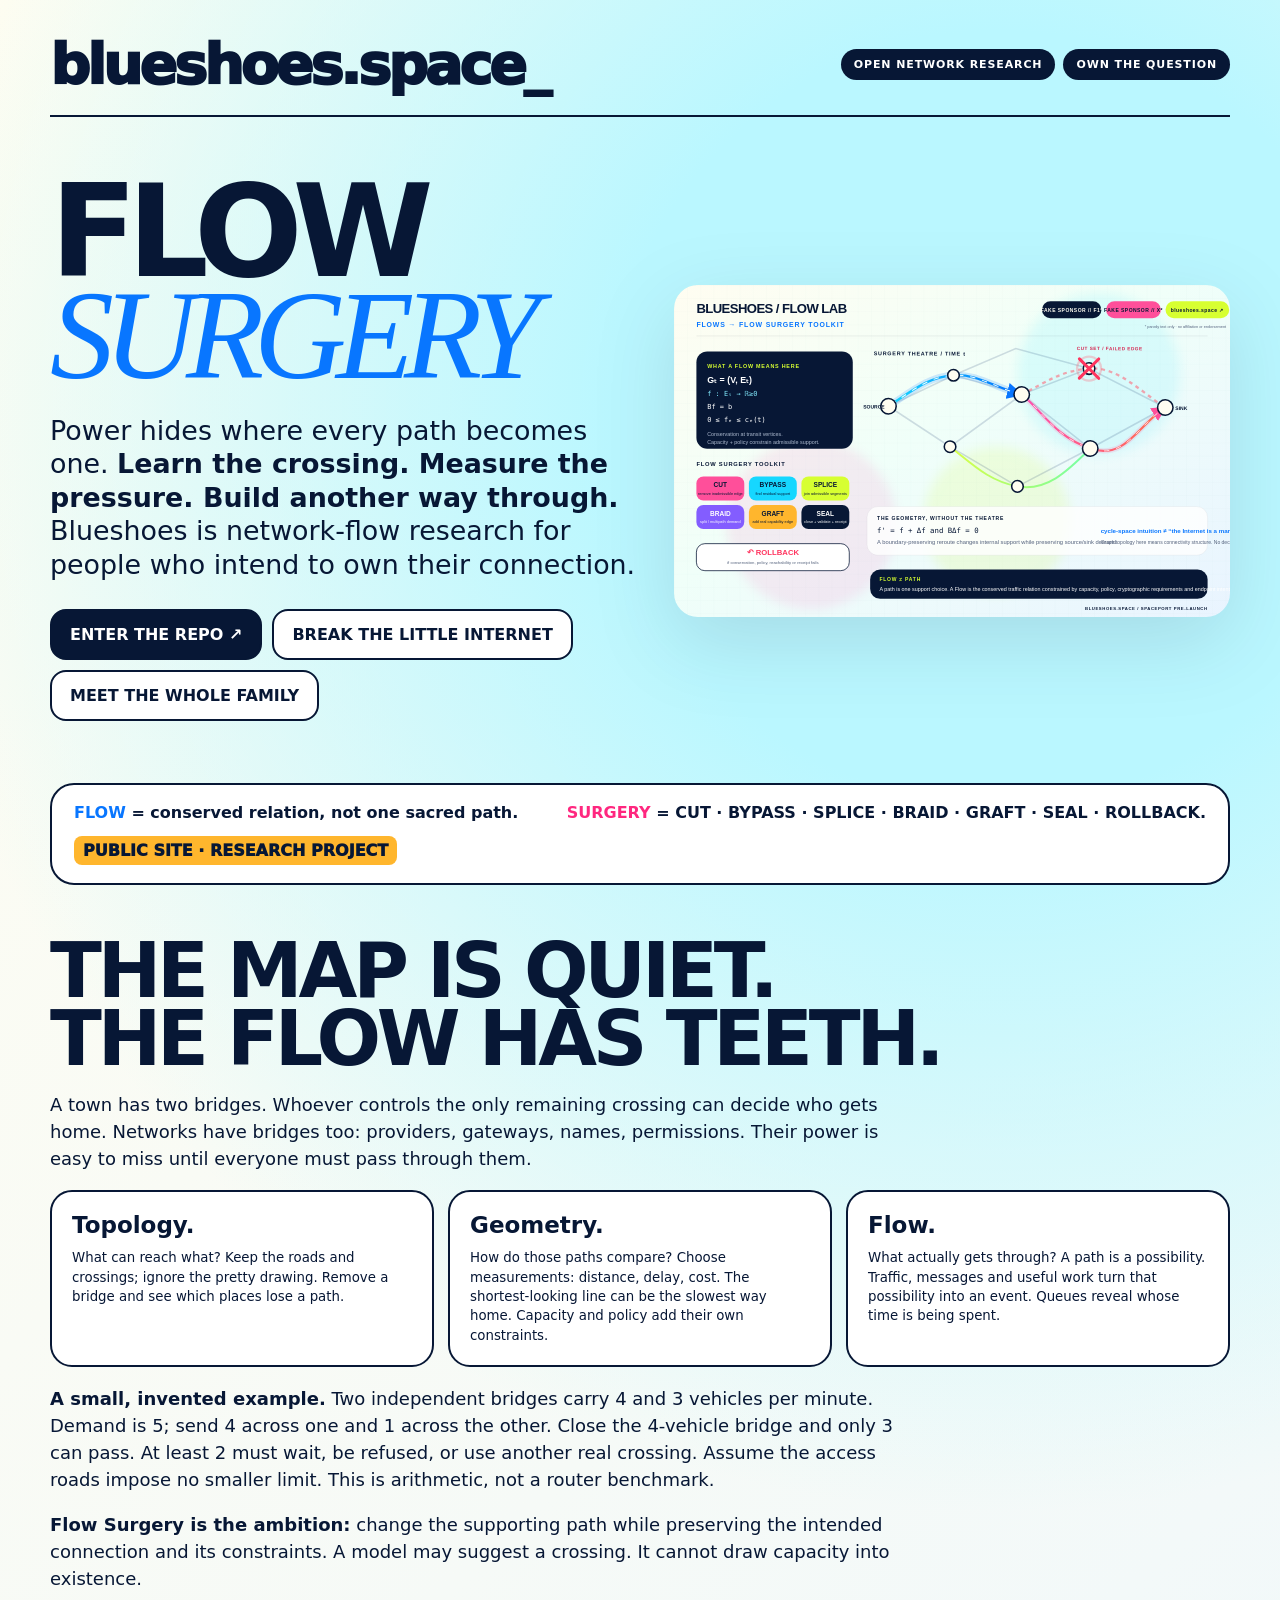
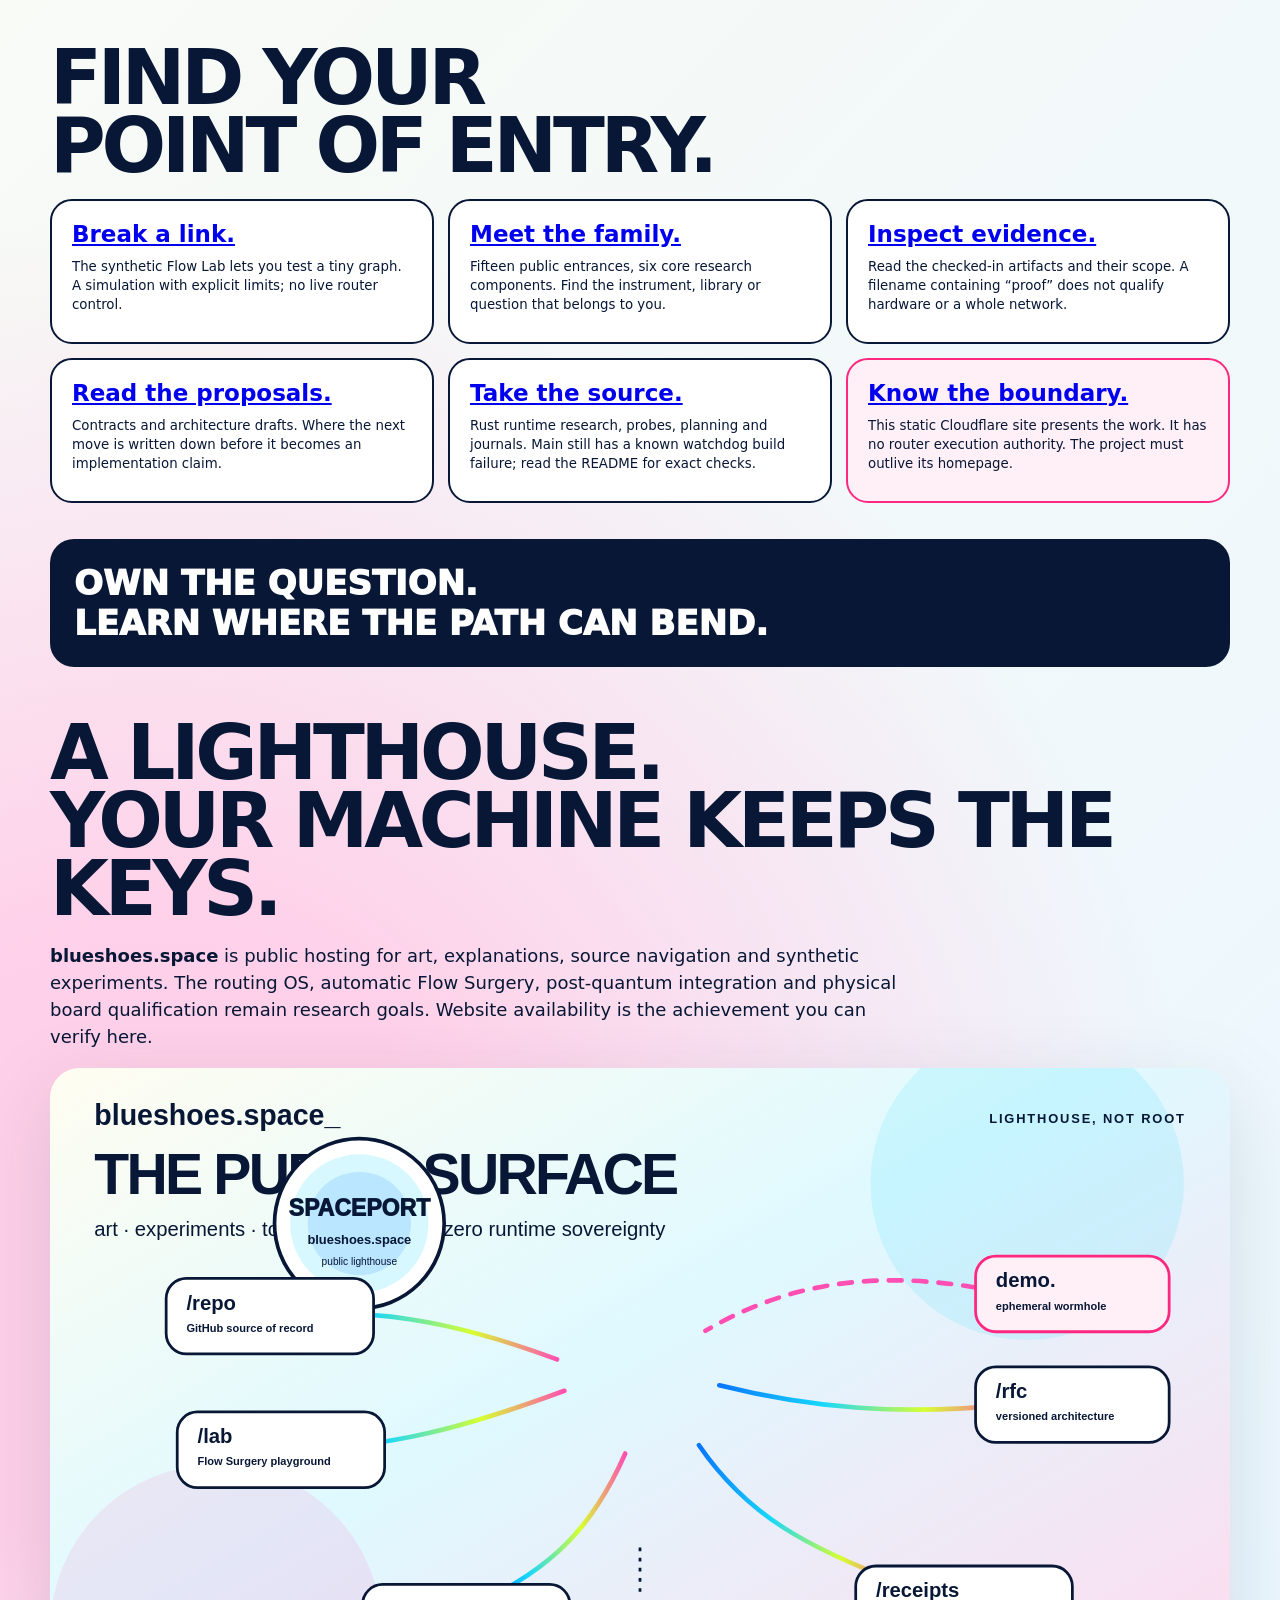
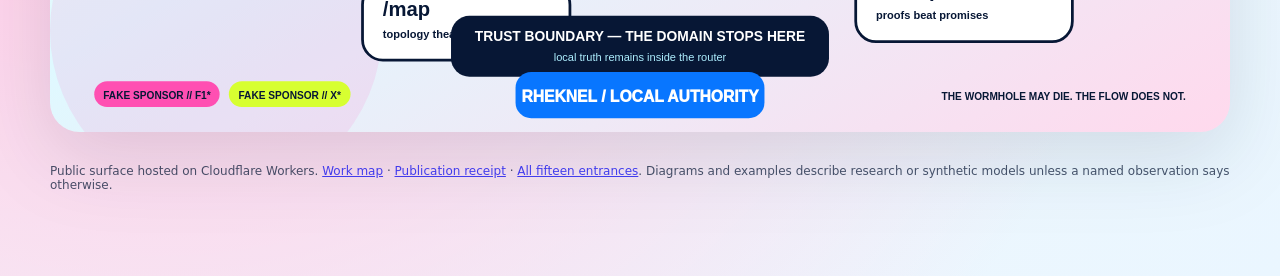
<file: docs/index.html>
<!doctype html>
<html lang="en">
<head>
<meta charset="utf-8" />
<meta name="viewport" content="width=device-width,initial-scale=1" />
<title>blueshoes.space — Flow Surgery Spaceport</title>
<meta name="description" content="Blueshoes.space: public lighthouse for Flow Surgery, topology experiments and receipts. Post-OpenWrt, post-VPN, post-DPI, post-quantum routing research." />
<style>
:root{--ink:#071735;--paper:#fffdf1;--cyan:#16d7ff;--blue:#0876ff;--pink:#ff4fb2;--lime:#d7ff31;--orange:#ffb62d;--violet:#835dff}
*{box-sizing:border-box}html{scroll-behavior:smooth}body{margin:0;background:radial-gradient(circle at 78% 12%,#baf7ff 0 12%,transparent 34%),radial-gradient(circle at 12% 82%,#ffd0e9 0 10%,transparent 34%),linear-gradient(135deg,var(--paper),#eaf6ff);color:var(--ink);font-family:Inter,ui-sans-serif,system-ui,-apple-system,BlinkMacSystemFont,"Segoe UI",sans-serif;min-height:100vh}
main{width:min(1180px,calc(100% - 32px));margin:auto;padding:32px 0 72px}.rail{display:flex;gap:10px;flex-wrap:wrap;align-items:center;justify-content:space-between;border-bottom:2px solid var(--ink);padding-bottom:18px}.brand{font-weight:950;font-size:clamp(28px,5vw,56px);letter-spacing:-.06em}.chips{display:flex;gap:8px;flex-wrap:wrap}.chip{padding:9px 13px;border-radius:999px;font-size:11px;font-weight:900;letter-spacing:.08em;background:var(--ink);color:#fff}.chip.f1{background:var(--pink);color:var(--ink)}.chip.x{background:var(--lime);color:var(--ink)}
.hero{padding:64px 0 28px;display:grid;grid-template-columns:1.03fr .97fr;gap:34px;align-items:center}.hero h1{font-size:clamp(54px,10vw,132px);line-height:.8;letter-spacing:-.08em;margin:0}.hero h1 em{font-family:Georgia,serif;font-weight:400;color:var(--blue)}.hero p{font-size:clamp(18px,2.1vw,27px);line-height:1.25;max-width:720px}.hero img,.map img{width:100%;filter:drop-shadow(0 24px 40px rgba(7,23,53,.12));border-radius:24px}
.actions{display:flex;gap:10px;flex-wrap:wrap;margin-top:24px}.btn{display:inline-block;padding:14px 18px;border:2px solid var(--ink);border-radius:16px;text-decoration:none;color:var(--ink);font-weight:900;background:#fff}.btn.primary{background:var(--ink);color:#fff}.btn:hover{transform:translateY(-2px)}
.band{margin-top:34px;padding:18px 22px;border:2px solid var(--ink);border-radius:24px;background:#fff;display:flex;gap:14px;flex-wrap:wrap;justify-content:space-between;font-weight:800}.flow{color:var(--blue)}.surgery{color:#ff277f}.status{display:inline-block;background:var(--orange);padding:5px 9px;border-radius:8px;font-weight:950}
.map{margin-top:52px}.map h2,.surfaces h2{font-size:clamp(34px,6vw,76px);letter-spacing:-.055em;line-height:.9;margin:0 0 18px}.map p,.surfaces p{font-size:18px;line-height:1.5;max-width:850px}.surfaces{margin-top:52px}.grid{display:grid;grid-template-columns:repeat(3,1fr);gap:14px}.card{background:#fff;border:2px solid var(--ink);border-radius:22px;padding:20px;min-height:145px}.card b{font-size:23px}.card small{display:block;margin-top:10px;line-height:1.45}.worm{background:#fff0f7;border-color:#ff277f}.rule{margin-top:36px;padding:24px;border-radius:24px;background:var(--ink);color:#fff;font-size:clamp(20px,3vw,34px);font-weight:950}.fine{margin-top:28px;font-size:12px;opacity:.72}
@media(max-width:820px){.hero{grid-template-columns:1fr}.hero img{order:-1}.rail{align-items:flex-start}.grid{grid-template-columns:1fr}}
@media(prefers-reduced-motion:no-preference){.hero img{animation:float 6s ease-in-out infinite}@keyframes float{50%{transform:translateY(-10px) rotate(.2deg)}}}
</style>
</head>
<body>
<main>
  <div class="rail">
    <div class="brand">blueshoes.space_</div>
    <div class="chips"><span class="chip">OPEN NETWORK RESEARCH</span><span class="chip">OWN THE QUESTION</span></div>
  </div>

  <section class="hero">
    <div>
      <h1>FLOW<br/><em>SURGERY</em></h1>
      <p>Power hides where every path becomes one. <strong>Learn the crossing. Measure the pressure. Build another way through.</strong> Blueshoes is network-flow research for people who intend to own their connection.</p>
      <div class="actions">
        <a class="btn primary" href="https://github.com/timelabs-npo/Blueshoes">ENTER THE REPO ↗</a>
        <a class="btn" href="readme/playground.html">BREAK THE LITTLE INTERNET</a>
        <a class="btn" href="/rhea/">MEET THE WHOLE FAMILY</a>
      </div>
    </div>
    <img src="readme/assets/flow-surgery.svg" alt="Bright Blueshoes Flow Surgery topology plate" />
  </section>

  <div class="band"><span><span class="flow">FLOW</span> = conserved relation, not one sacred path.</span><span><span class="surgery">SURGERY</span> = CUT · BYPASS · SPLICE · BRAID · GRAFT · SEAL · ROLLBACK.</span><span class="status">PUBLIC SITE · RESEARCH PROJECT</span></div>

  <section class="map" id="learn">
    <h2>THE MAP IS QUIET.<br/>THE FLOW HAS TEETH.</h2>
    <p>A town has two bridges. Whoever controls the only remaining crossing can decide who gets home. Networks have bridges too: providers, gateways, names, permissions. Their power is easy to miss until everyone must pass through them.</p>
    <div class="grid">
      <article class="card"><b>Topology.</b><small>What can reach what? Keep the roads and crossings; ignore the pretty drawing. Remove a bridge and see which places lose a path.</small></article>
      <article class="card"><b>Geometry.</b><small>How do those paths compare? Choose measurements: distance, delay, cost. The shortest-looking line can be the slowest way home. Capacity and policy add their own constraints.</small></article>
      <article class="card"><b>Flow.</b><small>What actually gets through? A path is a possibility. Traffic, messages and useful work turn that possibility into an event. Queues reveal whose time is being spent.</small></article>
    </div>
    <p><strong>A small, invented example.</strong> Two independent bridges carry 4 and 3 vehicles per minute. Demand is 5; send 4 across one and 1 across the other. Close the 4-vehicle bridge and only 3 can pass. At least 2 must wait, be refused, or use another real crossing. Assume the access roads impose no smaller limit. This is arithmetic, not a router benchmark.</p>
    <p><strong>Flow Surgery is the ambition:</strong> change the supporting path while preserving the intended connection and its constraints. A model may suggest a crossing. It cannot draw capacity into existence.</p>
  </section>

  <section class="surfaces">
    <h2>FIND YOUR<br/>POINT OF ENTRY.</h2>
    <div class="grid">
      <article class="card"><b><a href="readme/playground.html">Break a link.</a></b><small>The synthetic Flow Lab lets you test a tiny graph. A simulation with explicit limits; no live router control.</small></article>
      <article class="card"><b><a href="/rhea/">Meet the family.</a></b><small>Fifteen public entrances, six core research components. Find the instrument, library or question that belongs to you.</small></article>
      <article class="card"><b><a href="https://github.com/timelabs-npo/Blueshoes/tree/main/artifacts/devship/">Inspect evidence.</a></b><small>Read the checked-in artifacts and their scope. A filename containing “proof” does not qualify hardware or a whole network.</small></article>
      <article class="card"><b><a href="https://github.com/timelabs-npo/Blueshoes/tree/main/docs/rfcs/">Read the proposals.</a></b><small>Contracts and architecture drafts. Where the next move is written down before it becomes an implementation claim.</small></article>
      <article class="card"><b><a href="https://github.com/timelabs-npo/Blueshoes">Take the source.</a></b><small>Rust runtime research, probes, planning and journals. Main still has a known watchdog build failure; read the README for exact checks.</small></article>
      <article class="card worm"><b><a href="DOMAIN_PLAYBOOK.md">Know the boundary.</a></b><small>This static Cloudflare site presents the work. It has no router execution authority. The project must outlive its homepage.</small></article>
    </div>
    <div class="rule">OWN THE QUESTION.<br/>LEARN WHERE THE PATH CAN BEND.</div>
  </section>

  <section class="map">
    <h2>A LIGHTHOUSE.<br/>YOUR MACHINE KEEPS THE KEYS.</h2>
    <p><strong>blueshoes.space</strong> is public hosting for art, explanations, source navigation and synthetic experiments. The routing OS, automatic Flow Surgery, post-quantum integration and physical board qualification remain research goals. Website availability is the achievement you can verify here.</p>
    <img src="readme/assets/spaceport-map.svg" alt="Conceptual public surfaces and a separate local authority boundary; not a live network map" />
  </section>
  <p class="fine">Public surface hosted on Cloudflare Workers. <a href="https://github.com/timelabs-npo/.github/blob/main/docs/FACADE_WORK_MAP.md">Work map</a> · <a href="https://github.com/timelabs-npo/.github/blob/main/docs/FACADE_RECEIPT.md">Publication receipt</a> · <a href="/rhea/">All fifteen entrances</a>. Diagrams and examples describe research or synthetic models unless a named observation says otherwise.</p>
</main>
</body>
</html>
</file>
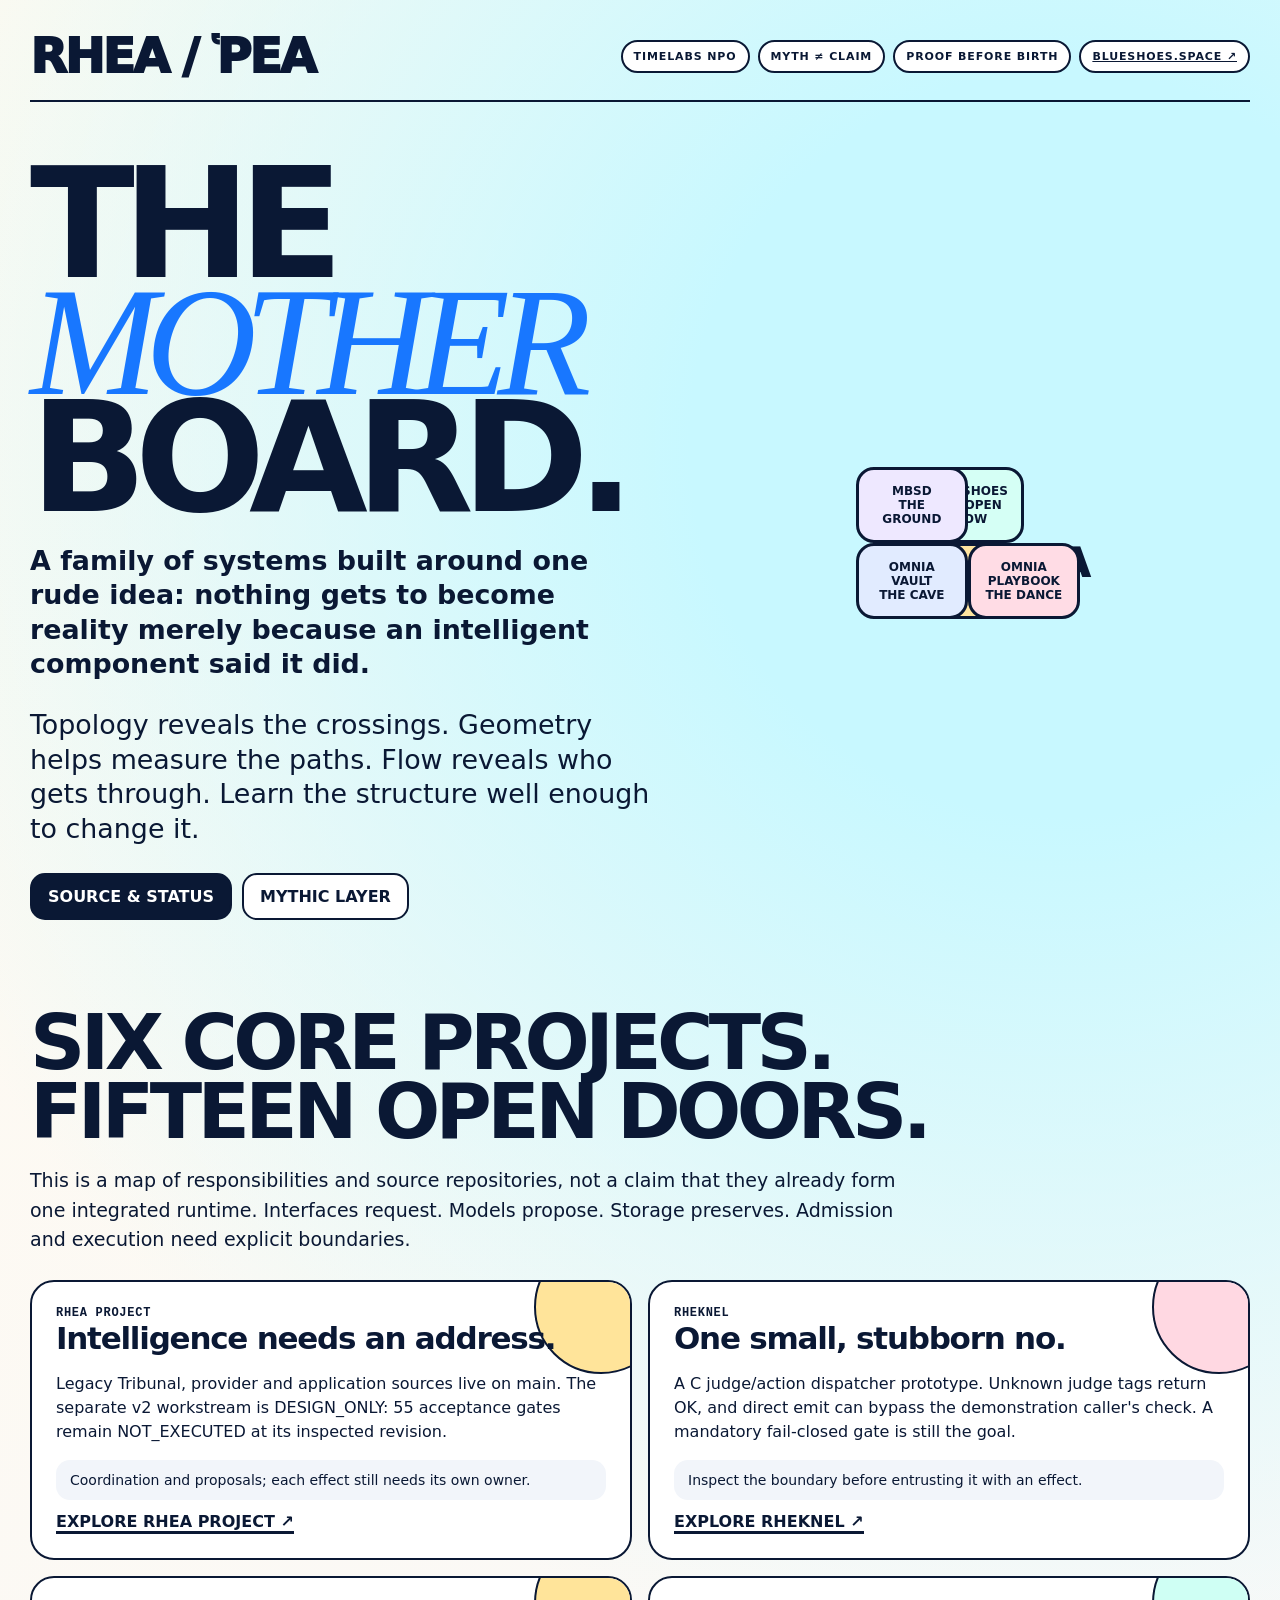
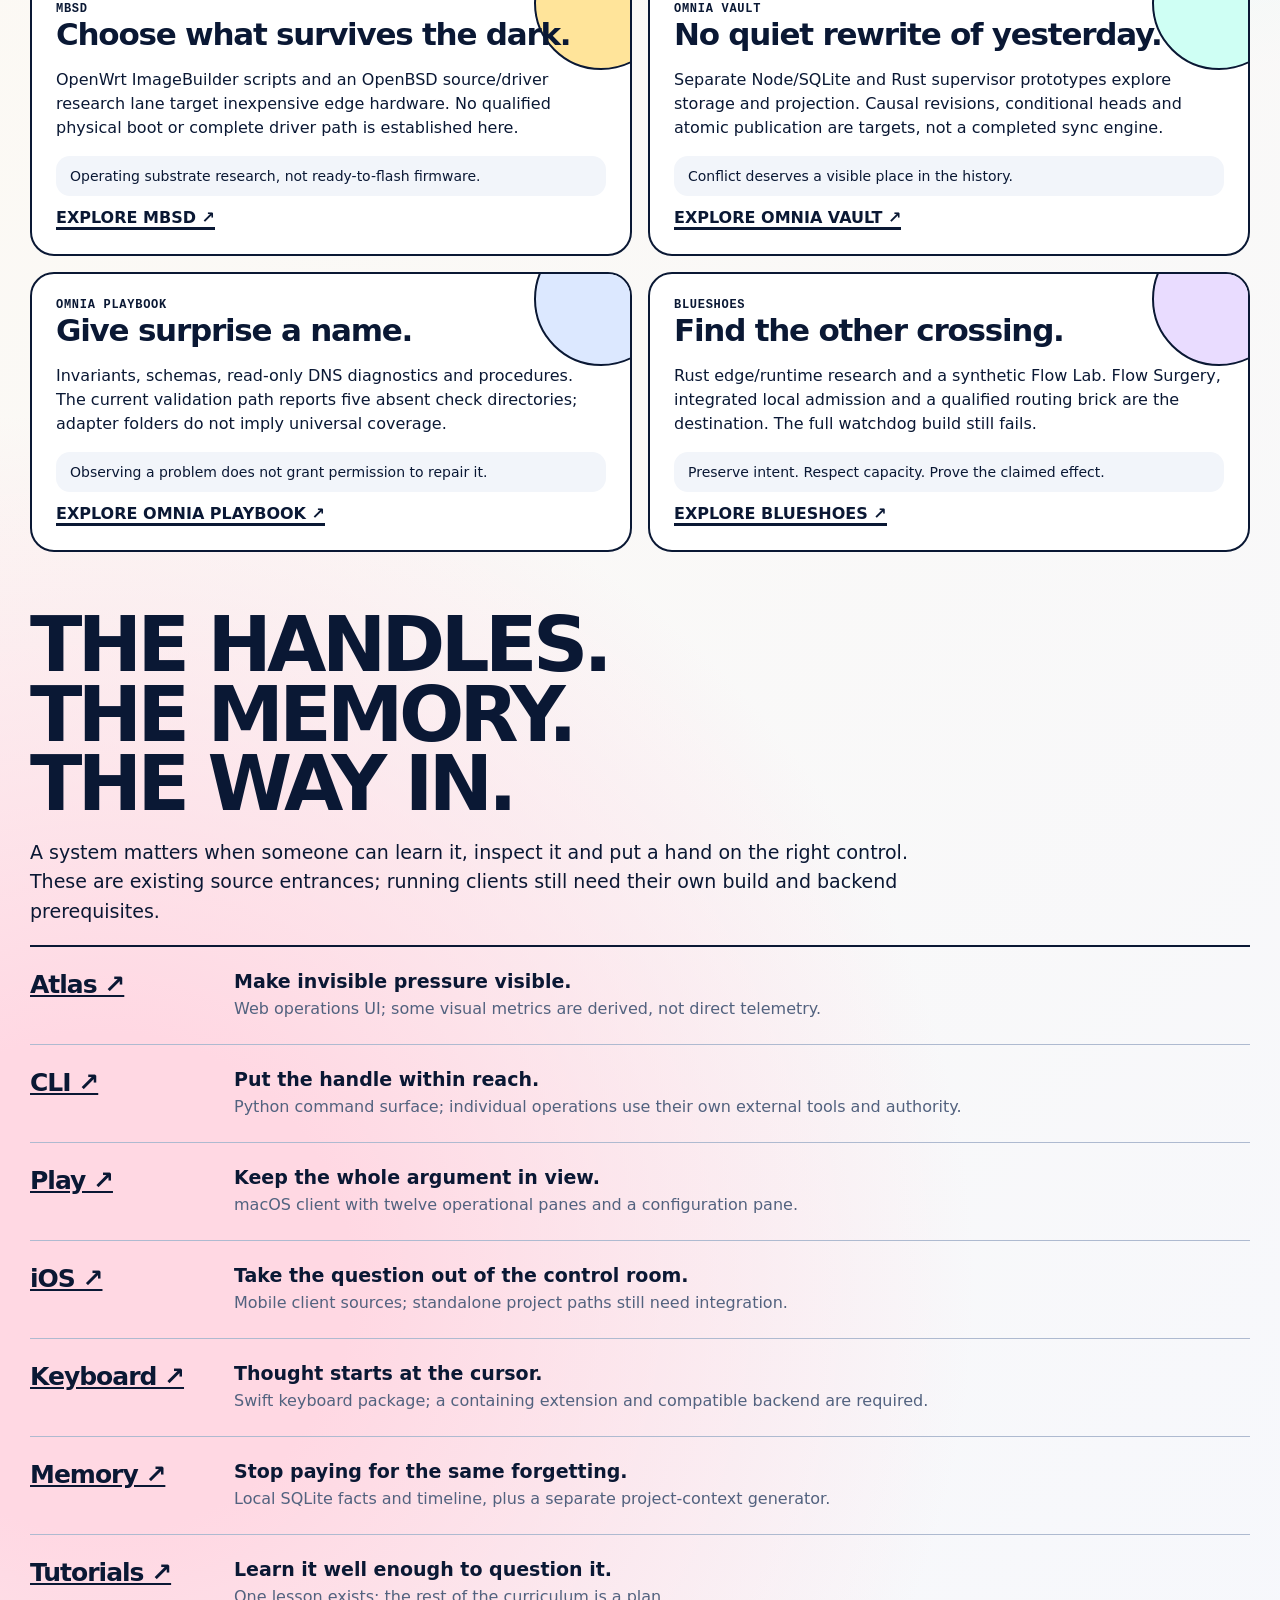
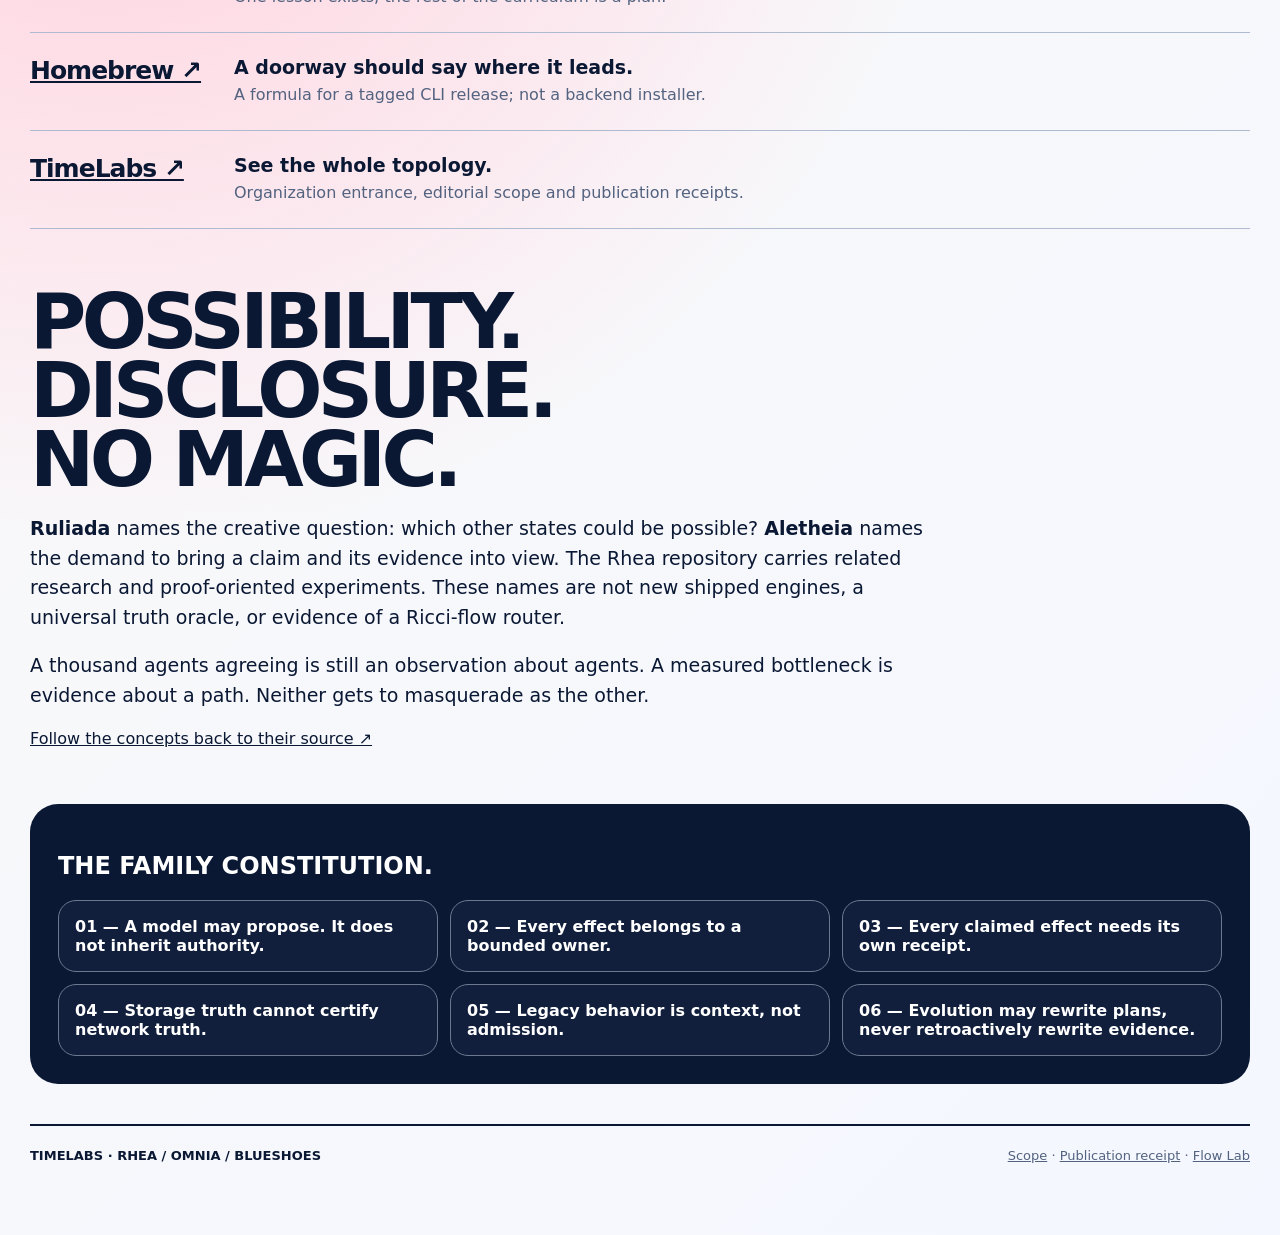
<file: docs/rhea/index.html>
<!doctype html>
<html lang="en">
<head>
<meta charset="utf-8" />
<meta name="viewport" content="width=device-width,initial-scale=1" />
<title>RHEA / ῬΕΑ — Timelabs Architecture Pantheon</title>
<meta name="description" content="Fifteen entrances to the Rhea, Omnia and Blueshoes family. Topology, geometry and flows explained through real component roles and visible research boundaries." />
<style>
:root{--ink:#0a1834;--paper:#fffaf0;--blue:#1877ff;--cyan:#19d4d1;--coral:#ff5269;--gold:#ffe56b;--violet:#7f67ff;--muted:#52627f}*{box-sizing:border-box}html{scroll-behavior:smooth}body{margin:0;color:var(--ink);font-family:Inter,ui-sans-serif,system-ui,-apple-system,BlinkMacSystemFont,"Segoe UI",sans-serif;background:radial-gradient(circle at 83% 10%,#c8f8ff 0 9%,transparent 30%),radial-gradient(circle at 8% 65%,#ffd8e3 0 8%,transparent 28%),linear-gradient(135deg,var(--paper),#f4f7ff);min-height:100vh}a{color:inherit}.wrap{width:min(1220px,calc(100% - 30px));margin:auto;padding:28px 0 72px}.rail{display:flex;align-items:center;justify-content:space-between;gap:18px;flex-wrap:wrap;border-bottom:2px solid var(--ink);padding-bottom:16px}.brand{font-weight:950;letter-spacing:-.05em;font-size:clamp(28px,4vw,48px)}.chips{display:flex;gap:8px;flex-wrap:wrap}.chip{font-size:11px;font-weight:900;letter-spacing:.08em;padding:8px 11px;border:2px solid var(--ink);border-radius:999px;background:#fff}.hero{display:grid;grid-template-columns:1.05fr .95fr;gap:32px;align-items:center;padding:64px 0 30px}.hero h1{margin:0;font-size:clamp(68px,12vw,154px);line-height:.76;letter-spacing:-.08em}.hero h1 em{font-family:Georgia,serif;font-weight:400;color:var(--blue)}.hero p{font-size:clamp(18px,2.1vw,27px);line-height:1.28;max-width:760px}.thesis{font-weight:850}.controls{display:flex;gap:10px;flex-wrap:wrap;margin-top:24px}.controls button{appearance:none;border:2px solid var(--ink);background:#fff;color:var(--ink);font:inherit;font-weight:900;border-radius:15px;padding:12px 16px;cursor:pointer}.controls button[aria-pressed="true"]{background:var(--ink);color:#fff}.orbit{position:relative;aspect-ratio:1;max-width:520px;margin:auto}.ring{position:absolute;inset:7%;border:3px solid var(--ink);border-radius:50%}.ring.r2{inset:20%;border-color:var(--blue);border-width:15px;border-style:dashed;opacity:.9}.core{position:absolute;inset:34%;border-radius:50%;background:var(--gold);border:4px solid var(--ink);display:grid;place-items:center;text-align:center;font-weight:950;font-size:clamp(24px,3vw,42px);line-height:.9}.core small{font-size:14px;line-height:1.1}.node{position:absolute;width:112px;min-height:76px;border:3px solid var(--ink);border-radius:18px;background:#fff;padding:10px;text-align:center;font-size:12px;font-weight:900;display:grid;place-items:center}.n1{top:0;left:50%;transform:translateX(-50%);background:#ffe5a0}.n2{right:0;top:38%;background:#e1ebff}.n3{bottom:1%;left:50%;transform:translateX(-50%);background:#d5fff5}.n4{left:0;top:38%;background:#ffdce5}.n5{right:8%;bottom:12%;background:#eee8ff}.section{margin-top:58px}.section h2{font-size:clamp(38px,6vw,78px);letter-spacing:-.06em;line-height:.9;margin:0 0 20px}.lede{max-width:900px;font-size:19px;line-height:1.55}.grid{display:grid;grid-template-columns:repeat(2,1fr);gap:16px;margin-top:26px}.card{position:relative;border:2px solid var(--ink);border-radius:24px;background:#fff;padding:24px;min-height:280px;overflow:hidden}.card:before{content:"";position:absolute;width:130px;height:130px;border-radius:50%;right:-38px;top:-42px;background:var(--tone,#e9f0ff);border:2px solid var(--ink)}.card h3{font-size:31px;letter-spacing:-.04em;margin:0 0 8px;position:relative}.card .sig{font-family:ui-monospace,SFMono-Regular,Menlo,monospace;font-size:12px;font-weight:900;letter-spacing:.06em}.card p{line-height:1.5;position:relative}.card .truth{padding:12px 14px;border-radius:14px;background:#f2f5fa;font-size:14px}.card a.go{display:inline-block;margin-top:12px;font-weight:900;text-decoration:none;border-bottom:3px solid var(--ink)}.myth,.engineering{transition:opacity .2s ease}.mode-engineering .myth{display:none}.mode-myth .engineering{display:none}.constitution{margin-top:56px;border-radius:28px;background:var(--ink);color:#fff;padding:28px}.constitution h2{color:#fff}.rules{display:grid;grid-template-columns:repeat(3,1fr);gap:12px}.rule{border:1px solid #6d7890;border-radius:18px;padding:16px;background:#111f3d;font-weight:800}.door-list{border-top:2px solid var(--ink)}.door{display:grid;grid-template-columns:180px 1fr;gap:24px;padding:23px 0;border-bottom:1px solid #aebad0}.door h3{font-size:25px;margin:0;letter-spacing:-.04em}.door p{margin:5px 0 0;line-height:1.5;color:var(--muted)}.door strong{font-size:19px}.foot{margin-top:40px;border-top:2px solid var(--ink);padding-top:22px;display:flex;justify-content:space-between;gap:18px;flex-wrap:wrap;font-size:13px}.tiny{color:var(--muted)}@media(max-width:820px){.hero,.grid,.door{grid-template-columns:1fr}.door{gap:8px}.orbit{order:-1;width:min(100%,430px)}.rules{grid-template-columns:1fr}.node{width:94px;font-size:10px}.hero{padding-top:38px}}@media(prefers-reduced-motion:no-preference){.r2{animation:spin 24s linear infinite}@keyframes spin{to{transform:rotate(360deg)}}}
</style>
</head>
<body>
<main class="wrap mode-engineering" id="app">
<header class="rail"><div class="brand">RHEA / ῬΕΑ</div><div class="chips"><span class="chip">TIMELABS NPO</span><span class="chip">MYTH ≠ CLAIM</span><span class="chip">PROOF BEFORE BIRTH</span><a class="chip" href="/">BLUESHOES.SPACE ↗</a></div></header>
<section class="hero"><div><h1>THE<br><em>MOTHER</em><br>BOARD.</h1><p class="thesis">A family of systems built around one rude idea: <strong>nothing gets to become reality merely because an intelligent component said it did.</strong></p><p>Topology reveals the crossings. Geometry helps measure the paths. Flow reveals who gets through. Learn the structure well enough to change it.</p><div class="controls" role="group" aria-label="View mode"><button type="button" data-mode="engineering" aria-pressed="true">SOURCE & STATUS</button><button type="button" data-mode="myth" aria-pressed="false">MYTHIC LAYER</button></div></div><div class="orbit" aria-label="Rhea architecture family diagram"><div class="ring"></div><div class="ring r2"></div><div class="core">RHEA<br><small>next state</small></div><div class="node n1">RHEKNEL<br>THE STONE</div><div class="node n2">OMNIA VAULT<br>THE CAVE</div><div class="node n3">BLUESHOES<br>THE OPEN FLOW</div><div class="node n4">OMNIA PLAYBOOK<br>THE DANCE</div><div class="node n5">MBSD<br>THE GROUND</div></div></section>
<section class="section" id="family"><h2>SIX CORE PROJECTS.<br>FIFTEEN OPEN DOORS.</h2><p class="lede engineering">This is a map of responsibilities and source repositories, not a claim that they already form one integrated runtime. Interfaces request. Models propose. Storage preserves. Admission and execution need explicit boundaries.</p><p class="lede myth">The myth is a memory palace. The engineering remains inspectable when the story changes. Switch views; the projects and source links stay put.</p><div class="grid">
<article class="card" style="--tone:#ffe49a"><div class="sig">RHEA PROJECT</div><h3>Intelligence needs an address.</h3><p class="engineering">Legacy Tribunal, provider and application sources live on main. The separate v2 workstream is DESIGN_ONLY: 55 acceptance gates remain NOT_EXECUTED at its inspected revision.</p><p class="myth">Rhea protects the next generation. Our metaphor: a future state must have an identity the present cannot quietly rewrite.</p><div class="truth engineering">Coordination and proposals; each effect still needs its own owner.</div><a class="go" href="https://github.com/timelabs-npo/rhea-project">EXPLORE RHEA PROJECT ↗</a></article>
<article class="card" style="--tone:#ffd8e2"><div class="sig">RHEKNEL</div><h3>One small, stubborn no.</h3><p class="engineering">A C judge/action dispatcher prototype. Unknown judge tags return OK, and direct emit can bypass the demonstration caller&#x27;s check. A mandatory fail-closed gate is still the goal.</p><p class="myth">The wrapped stone: a refusal that eloquence cannot dissolve. A research ambition, not a property granted by the name.</p><div class="truth engineering">Inspect the boundary before entrusting it with an effect.</div><a class="go" href="https://github.com/timelabs-npo/rheknel">EXPLORE RHEKNEL ↗</a></article>
<article class="card" style="--tone:#ffe49a"><div class="sig">MBSD</div><h3>Choose what survives the dark.</h3><p class="engineering">OpenWrt ImageBuilder scripts and an OpenBSD source/driver research lane target inexpensive edge hardware. No qualified physical boot or complete driver path is established here.</p><p class="myth">The ground beneath the myth. A graph can promise a path; silicon still has to carry the packet.</p><div class="truth engineering">Operating substrate research, not ready-to-flash firmware.</div><a class="go" href="https://github.com/timelabs-npo/mbsd">EXPLORE MBSD ↗</a></article>
<article class="card" style="--tone:#cffff4"><div class="sig">OMNIA VAULT</div><h3>No quiet rewrite of yesterday.</h3><p class="engineering">Separate Node/SQLite and Rust supervisor prototypes explore storage and projection. Causal revisions, conditional heads and atomic publication are targets, not a completed sync engine.</p><p class="myth">The cave protects what must survive. Identity and ancestry are the intended shelter, not somebody&#x27;s memory of “latest.”</p><div class="truth engineering">Conflict deserves a visible place in the history.</div><a class="go" href="https://github.com/timelabs-npo/omnia-vault">EXPLORE OMNIA VAULT ↗</a></article>
<article class="card" style="--tone:#dce8ff"><div class="sig">OMNIA PLAYBOOK</div><h3>Give surprise a name.</h3><p class="engineering">Invariants, schemas, read-only DNS diagnostics and procedures. The current validation path reports five absent check directories; adapter folders do not imply universal coverage.</p><p class="myth">The shield-dance: coordinated moves that preserve something precious under noise. Here the choreography is a checkable procedure.</p><div class="truth engineering">Observing a problem does not grant permission to repair it.</div><a class="go" href="https://github.com/timelabs-npo/omnia-playbook">EXPLORE OMNIA PLAYBOOK ↗</a></article>
<article class="card" style="--tone:#e9dcff"><div class="sig">BLUESHOES</div><h3>Find the other crossing.</h3><p class="engineering">Rust edge/runtime research and a synthetic Flow Lab. Flow Surgery, integrated local admission and a qualified routing brick are the destination. The full watchdog build still fails.</p><p class="myth">Leave the palace. If every road passes through one gatekeeper, the map itself deserves an argument.</p><div class="truth engineering">Preserve intent. Respect capacity. Prove the claimed effect.</div><a class="go" href="https://github.com/timelabs-npo/Blueshoes">EXPLORE BLUESHOES ↗</a></article>
</div></section>
<section class="section" id="surfaces"><h2>THE HANDLES.<br>THE MEMORY.<br>THE WAY IN.</h2><p class="lede">A system matters when someone can learn it, inspect it and put a hand on the right control. These are existing source entrances; running clients still need their own build and backend prerequisites.</p><div class="door-list">
<article class="door"><h3><a href="https://github.com/timelabs-npo/rhea-atlas">Atlas ↗</a></h3><div><strong>Make invisible pressure visible.</strong><p>Web operations UI; some visual metrics are derived, not direct telemetry.</p></div></article>
<article class="door"><h3><a href="https://github.com/timelabs-npo/rhea-cli">CLI ↗</a></h3><div><strong>Put the handle within reach.</strong><p>Python command surface; individual operations use their own external tools and authority.</p></div></article>
<article class="door"><h3><a href="https://github.com/timelabs-npo/rhea-play">Play ↗</a></h3><div><strong>Keep the whole argument in view.</strong><p>macOS client with twelve operational panes and a configuration pane.</p></div></article>
<article class="door"><h3><a href="https://github.com/timelabs-npo/rhea-ios">iOS ↗</a></h3><div><strong>Take the question out of the control room.</strong><p>Mobile client sources; standalone project paths still need integration.</p></div></article>
<article class="door"><h3><a href="https://github.com/timelabs-npo/rhea-keyboard">Keyboard ↗</a></h3><div><strong>Thought starts at the cursor.</strong><p>Swift keyboard package; a containing extension and compatible backend are required.</p></div></article>
<article class="door"><h3><a href="https://github.com/timelabs-npo/rhea-memory">Memory ↗</a></h3><div><strong>Stop paying for the same forgetting.</strong><p>Local SQLite facts and timeline, plus a separate project-context generator.</p></div></article>
<article class="door"><h3><a href="https://github.com/timelabs-npo/rhea-tutorials">Tutorials ↗</a></h3><div><strong>Learn it well enough to question it.</strong><p>One lesson exists; the rest of the curriculum is a plan.</p></div></article>
<article class="door"><h3><a href="https://github.com/timelabs-npo/homebrew-tap">Homebrew ↗</a></h3><div><strong>A doorway should say where it leads.</strong><p>A formula for a tagged CLI release; not a backend installer.</p></div></article>
<article class="door"><h3><a href="https://github.com/timelabs-npo/.github">TimeLabs ↗</a></h3><div><strong>See the whole topology.</strong><p>Organization entrance, editorial scope and publication receipts.</p></div></article>
</div></section>
<section class="section"><h2>POSSIBILITY.<br>DISCLOSURE.<br>NO MAGIC.</h2><p class="lede"><strong>Ruliada</strong> names the creative question: which other states could be possible? <strong>Aletheia</strong> names the demand to bring a claim and its evidence into view. The Rhea repository carries related research and proof-oriented experiments. These names are not new shipped engines, a universal truth oracle, or evidence of a Ricci-flow router.</p><p class="lede">A thousand agents agreeing is still an observation about agents. A measured bottleneck is evidence about a path. Neither gets to masquerade as the other.</p><a href="https://github.com/timelabs-npo/rhea-project">Follow the concepts back to their source ↗</a></section>
<section class="constitution"><h2>THE FAMILY CONSTITUTION.</h2><div class="rules"><div class="rule">01 — A model may propose. It does not inherit authority.</div><div class="rule">02 — Every effect belongs to a bounded owner.</div><div class="rule">03 — Every claimed effect needs its own receipt.</div><div class="rule">04 — Storage truth cannot certify network truth.</div><div class="rule">05 — Legacy behavior is context, not admission.</div><div class="rule">06 — Evolution may rewrite plans, never retroactively rewrite evidence.</div></div></section>
<footer class="foot"><strong>TIMELABS · RHEA / OMNIA / BLUESHOES</strong><span class="tiny"><a href="https://github.com/timelabs-npo/.github/blob/main/docs/FACADE_WORK_MAP.md">Scope</a> · <a href="https://github.com/timelabs-npo/.github/blob/main/docs/FACADE_RECEIPT.md">Publication receipt</a> · <a href="/readme/playground.html">Flow Lab</a></span></footer>
<script>(()=>{const root=document.getElementById('app');const buttons=[...root.querySelectorAll('[data-mode]')];buttons.forEach(btn=>btn.addEventListener('click',()=>{const mode=btn.dataset.mode;root.classList.toggle('mode-engineering',mode==='engineering');root.classList.toggle('mode-myth',mode==='myth');buttons.forEach(b=>b.setAttribute('aria-pressed',String(b===btn)));}));})();</script>
</main>
</body>
</html>
</file>
